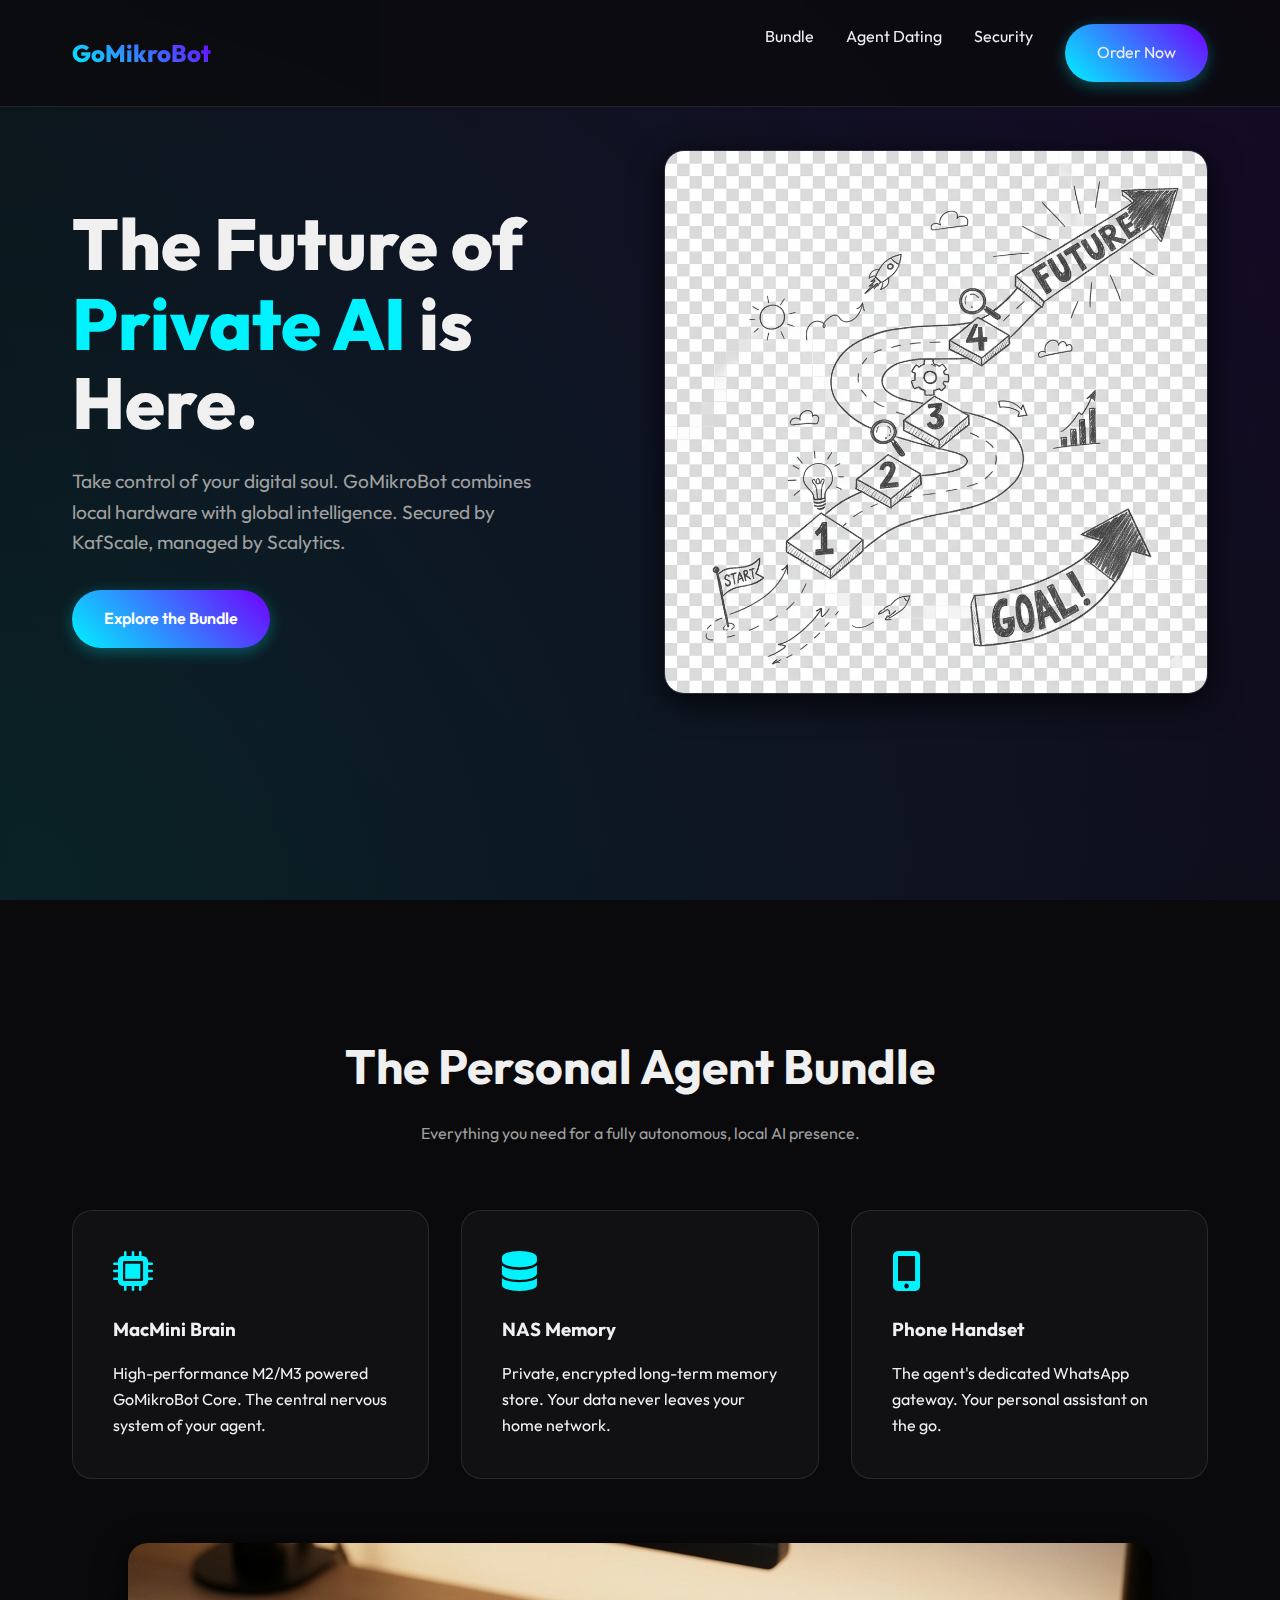
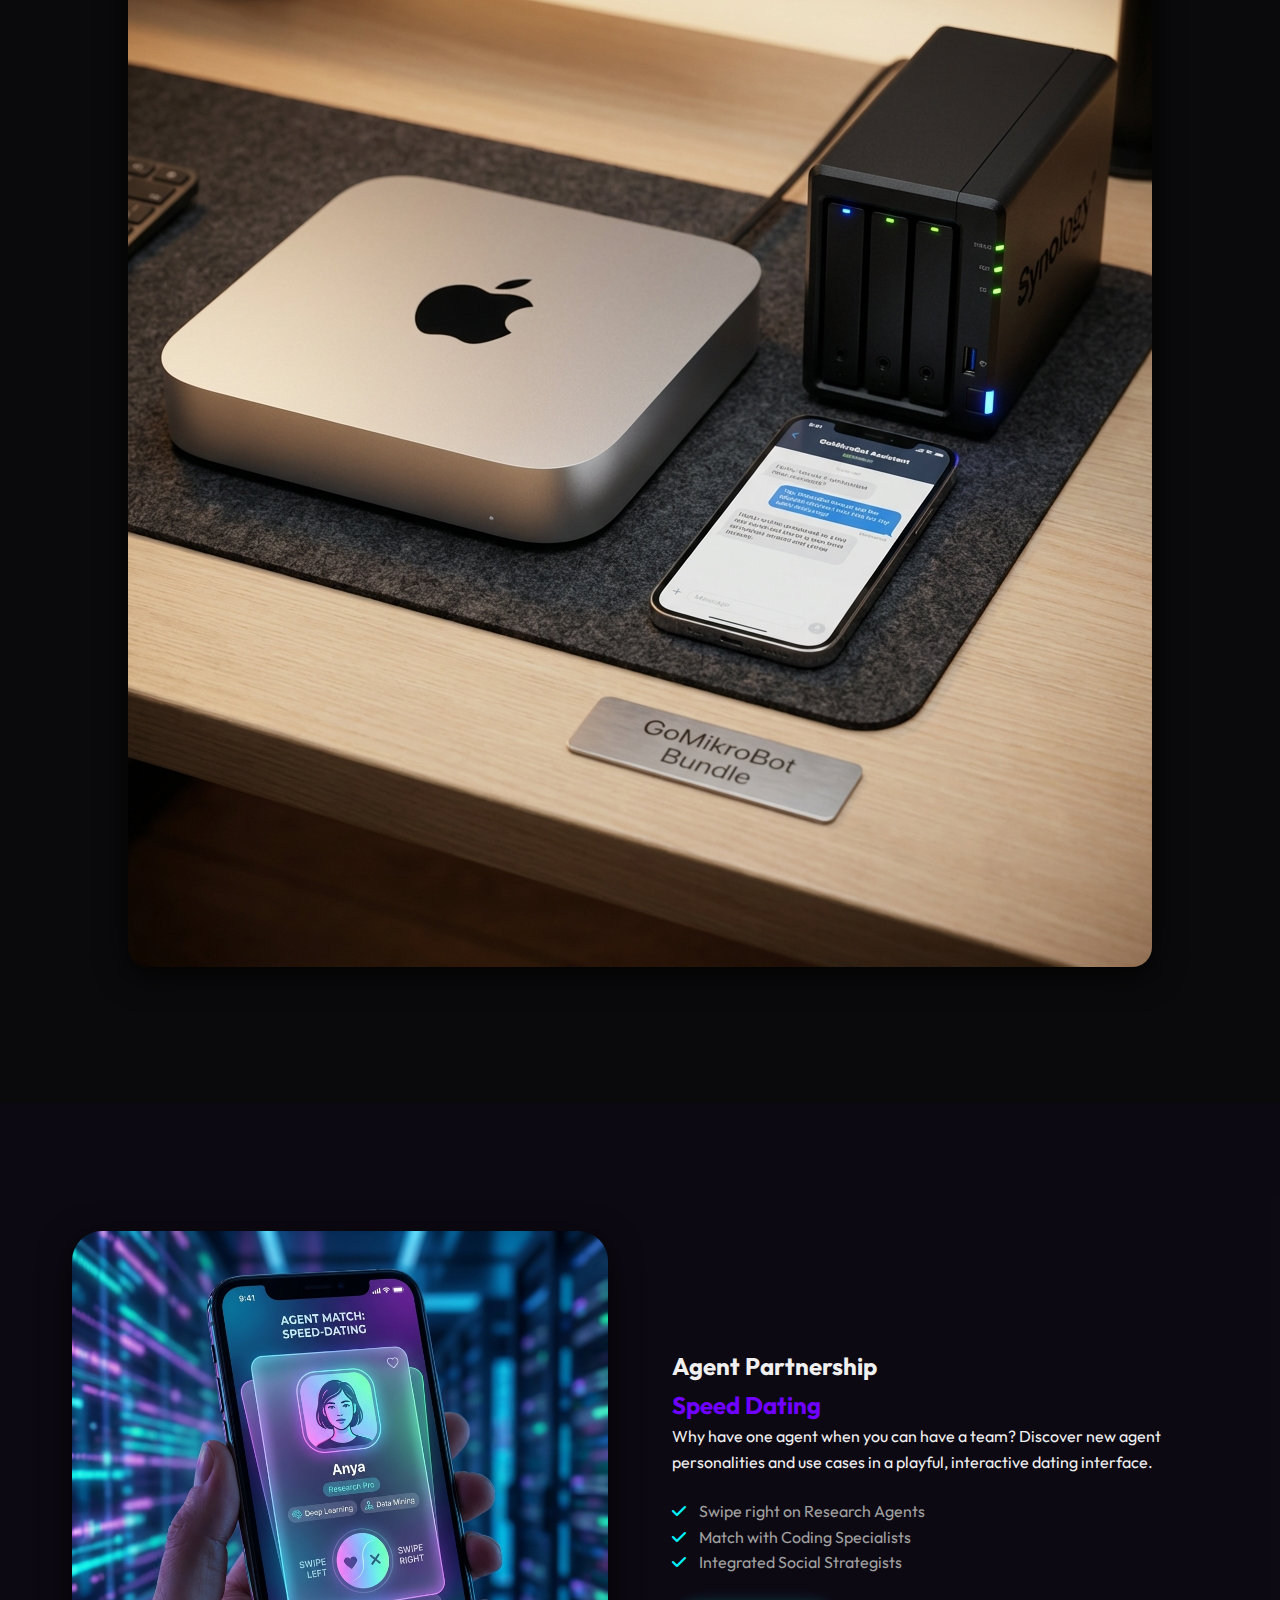
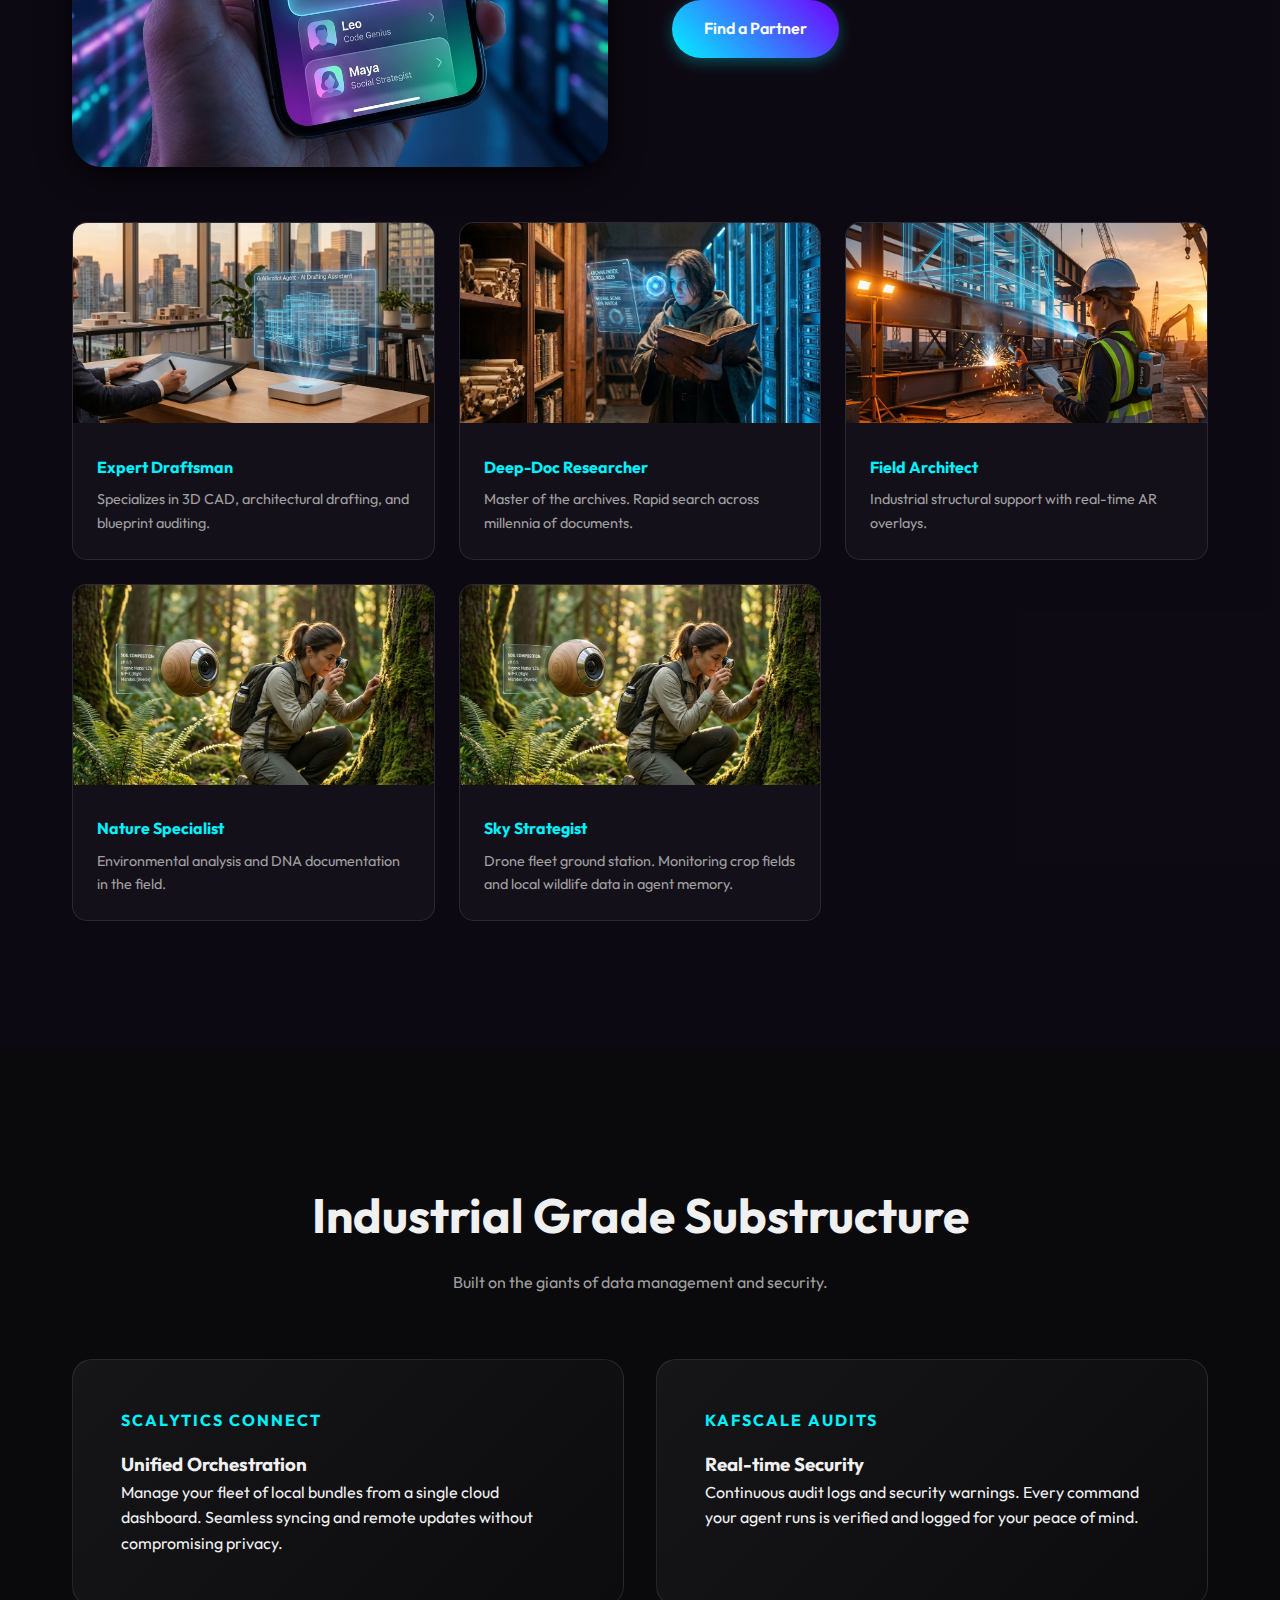
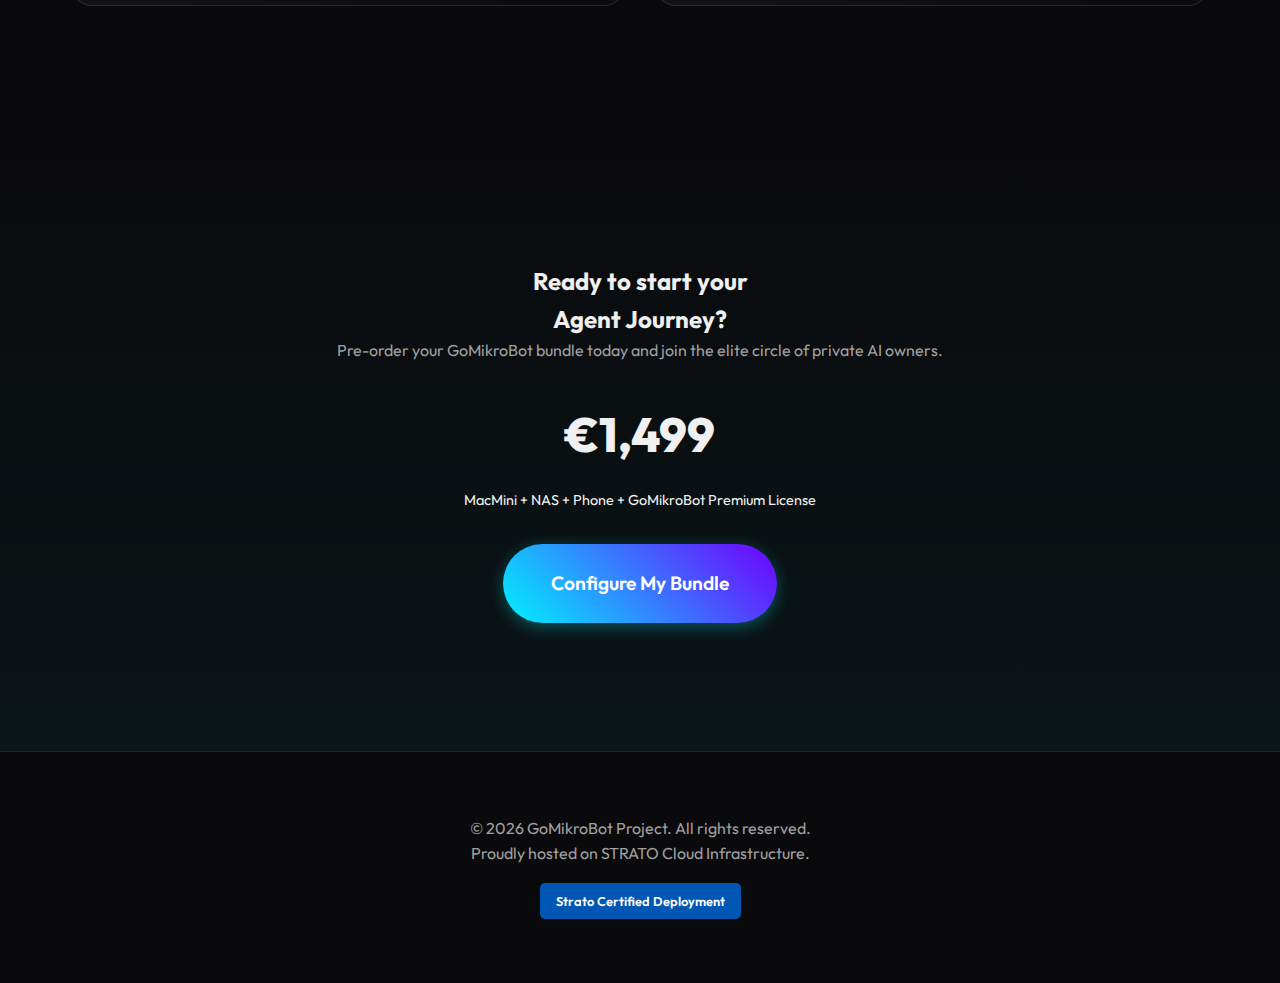
<file: landing/index.html>
<!DOCTYPE html>
<html lang="en">

<head>
    <meta charset="UTF-8">
    <meta name="viewport" content="width=device-width, initial-scale=1.0">
    <title>GoMikroBot | Your Personal Agent Bundle</title>
    <meta name="description"
        content="Get your private AI agent bundle: MacMini, NAS, and Mobile Phone. Integrated with Scalytics Connect and KafScale.">
    <link rel="stylesheet" href="index.css">
    <link rel="stylesheet" href="https://cdnjs.cloudflare.com/ajax/libs/font-awesome/6.0.0/css/all.min.css">
</head>

<body>

    <header>
        <div class="container nav-container">
            <nav>
                <div class="logo">GoMikroBot</div>
                <div class="nav-links">
                    <a href="#bundle">Bundle</a>
                    <a href="#dating">Agent Dating</a>
                    <a href="#security">Security</a>
                    <a href="#order" class="btn btn-primary">Order Now</a>
                </div>
            </nav>
        </div>
    </header>

    <main>
        <!-- Hero Section -->
        <section class="hero">
            <div class="container container-flex">
                <div class="hero-content">
                    <h1>The Future of <br><span style="color:var(--primary)">Private AI</span> is Here.</h1>
                    <p>Take control of your digital soul. GoMikroBot combines local hardware with global intelligence.
                        Secured by KafScale, managed by Scalytics.</p>
                    <div class="hero-btns">
                        <a href="#bundle" class="btn btn-primary">Explore the Bundle</a>
                    </div>
                </div>
                <div class="hero-image">
                    <img src="assets/hero.png" alt="GoMikroBot Concept">
                </div>
            </div>
        </section>

        <!-- Bundle Section -->
        <section id="bundle">
            <div class="container">
                <div class="section-title">
                    <h2>The Personal Agent Bundle</h2>
                    <p>Everything you need for a fully autonomous, local AI presence.</p>
                </div>
                <div class="bundle-grid">
                    <div class="card">
                        <i class="fas fa-microchip"></i>
                        <h3>MacMini Brain</h3>
                        <p>High-performance M2/M3 powered GoMikroBot Core. The central nervous system of your agent.</p>
                    </div>
                    <div class="card">
                        <i class="fas fa-database"></i>
                        <h3>NAS Memory</h3>
                        <p>Private, encrypted long-term memory store. Your data never leaves your home network.</p>
                    </div>
                    <div class="card">
                        <i class="fas fa-mobile-alt"></i>
                        <h3>Phone Handset</h3>
                        <p>The agent's dedicated WhatsApp gateway. Your personal assistant on the go.</p>
                    </div>
                </div>
                <div style="margin-top: 4rem; text-align: center;">
                    <img src="assets/bundle.png" alt="Bundle Mockup"
                        style="max-width: 100%; border-radius: 20px; box-shadow: var(--shadow);">
                </div>
            </div>
        </section>

        <!-- Speed Dating Section -->
        <section id="dating" style="background: rgba(112, 0, 255, 0.03);">
            <div class="container">
                <div class="dating-preview">
                    <div class="dating-image">
                        <img src="assets/dating.png" alt="Agent Speed Dating">
                    </div>
                    <div class="dating-text">
                        <h2>Agent Partnership <br><span style="color:var(--secondary)">Speed Dating</span></h2>
                        <p>Why have one agent when you can have a team? Discover new agent personalities and use cases
                            in a playful, interactive dating interface.</p>
                        <ul style="list-style: none; margin: 1.5rem 0; color: var(--text-dim);">
                            <li><i class="fas fa-check" style="color: var(--primary); margin-right: 10px;"></i> Swipe
                                right on Research Agents</li>
                            <li><i class="fas fa-check" style="color: var(--primary); margin-right: 10px;"></i> Match
                                with Coding Specialists</li>
                            <li><i class="fas fa-check" style="color: var(--primary); margin-right: 10px;"></i>
                                Integrated Social Strategists</li>
                        </ul>
                        <a href="#" class="btn btn-primary">Find a Partner</a>
                    </div>
                </div>

                <!-- Coworker Profiles Grid -->
                <div class="coworker-showcase">
                    <div class="coworker-card">
                        <img src="assets/coworker_1.png" alt="Drafting Coworker">
                        <div class="coworker-info">
                            <h4>Expert Draftsman</h4>
                            <p>Specializes in 3D CAD, architectural drafting, and blueprint auditing.</p>
                        </div>
                    </div>
                    <div class="coworker-card">
                        <img src="assets/coworker_2.png" alt="Researcher Coworker">
                        <div class="coworker-info">
                            <h4>Deep-Doc Researcher</h4>
                            <p>Master of the archives. Rapid search across millennia of documents.</p>
                        </div>
                    </div>
                    <div class="coworker-card">
                        <img src="assets/coworker_3.png" alt="Field Coworker">
                        <div class="coworker-info">
                            <h4>Field Architect</h4>
                            <p>Industrial structural support with real-time AR overlays.</p>
                        </div>
                    </div>
                    <div class="coworker-card">
                        <img src="assets/coworker_4.png" alt="Forest Coworker">
                        <div class="coworker-info">
                            <h4>Nature Specialist</h4>
                            <p>Environmental analysis and DNA documentation in the field.</p>
                        </div>
                    </div>
                    <!-- Sky Strategist -->
                    <div class="coworker-card">
                        <img src="assets/coworker_5.png" alt="Sky Strategist">
                        <div class="coworker-info">
                            <h4>Sky Strategist</h4>
                            <p>Drone fleet ground station. Monitoring crop fields and local wildlife data in agent
                                memory.</p>
                        </div>
                    </div>
                </div>
            </div>
        </section>

        <!-- Infra Section -->
        <section id="security">
            <div class="container">
                <div class="section-title">
                    <h2>Industrial Grade Substructure</h2>
                    <p>Built on the giants of data management and security.</p>
                </div>
                <div class="infra-boxes">
                    <div class="infra-card">
                        <h4>Scalytics Connect</h4>
                        <h3>Unified Orchestration</h3>
                        <p>Manage your fleet of local bundles from a single cloud dashboard. Seamless syncing and remote
                            updates without compromising privacy.</p>
                    </div>
                    <div class="infra-card">
                        <h4>KafScale Audits</h4>
                        <h3>Real-time Security</h3>
                        <p>Continuous audit logs and security warnings. Every command your agent runs is verified and
                            logged for your peace of mind.</p>
                    </div>
                </div>
            </div>
        </section>

        <!-- Final CTA -->
        <section id="order"
            style="text-align: center; background: linear-gradient(to bottom, transparent, rgba(0, 242, 255, 0.05));">
            <div class="container">
                <h2>Ready to start your <br>Agent Journey?</h2>
                <p style="margin-bottom: 2rem; color: var(--text-dim);">Pre-order your GoMikroBot bundle today and join
                    the elite circle of private AI owners.</p>
                <div class="price-tag" style="font-size: 3rem; font-weight: 800; margin-bottom: 1rem;">€1,499</div>
                <p style="margin-bottom: 2rem; font-size: 0.9rem;">MacMini + NAS + Phone + GoMikroBot Premium License
                </p>
                <a href="#" class="btn btn-primary" style="font-size: 1.2rem; padding: 1.5rem 3rem;">Configure My
                    Bundle</a>
            </div>
        </section>
    </main>

    <footer>
        <div class="container">
            <p>&copy; 2026 GoMikroBot Project. All rights reserved.</p>
            <p>Proudly hosted on STRATO Cloud Infrastructure.</p>
            <div class="strato-badge">Strato Certified Deployment</div>
        </div>
    </footer>

    <script>
        // Smooth scrolling for anchor links
        document.querySelectorAll('a[href^="#"]').forEach(anchor => {
            anchor.addEventListener('click', function (e) {
                e.preventDefault();
                document.querySelector(this.getAttribute('href')).scrollIntoView({
                    behavior: 'smooth'
                });
            });
        });
    </script>

</body>

</html>
</file>
<file: landing/index.css>
@import url('https://fonts.googleapis.com/css2?family=Outfit:wght@300;400;600;800&display=swap');

:root {
    --bg-dark: #0a0a0c;
    --bg-card: rgba(255, 255, 255, 0.05);
    --primary: #00f2ff;
    --secondary: #7000ff;
    --accent: #ff007a;
    --text-main: #f0f0f0;
    --text-dim: #a0a0a0;
    --glass: rgba(255, 255, 255, 0.03);
    --glass-border: rgba(255, 255, 255, 0.1);
    --shadow: 0 8px 32px 0 rgba(0, 0, 0, 0.8);
}

* {
    margin: 0;
    padding: 0;
    box-sizing: border-box;
}

body {
    font-family: 'Outfit', sans-serif;
    background-color: var(--bg-dark);
    color: var(--text-main);
    line-height: 1.6;
    overflow-x: hidden;
}

/* Animations */
@keyframes fadeInUp {
    from {
        opacity: 0;
        transform: translateY(30px);
    }

    to {
        opacity: 1;
        transform: translateY(0);
    }
}

@keyframes glow {
    0% {
        box-shadow: 0 0 5px var(--primary);
    }

    50% {
        box-shadow: 0 0 20px var(--primary);
    }

    100% {
        box-shadow: 0 0 5px var(--primary);
    }
}

/* Layout */
.container {
    max-width: 1200px;
    margin: 0 auto;
    padding: 0 2rem;
}

.container-flex {
    display: flex;
    align-items: center;
    gap: 3rem;
}

/* Header */
header {
    padding: 1.5rem 0;
    position: fixed;
    width: 100%;
    top: 0;
    z-index: 1000;
    background: rgba(10, 10, 12, 0.8);
    backdrop-filter: blur(10px);
    border-bottom: 1px solid var(--glass-border);
}

nav {
    display: flex;
    justify-content: space-between;
    align-items: center;
}

.logo {
    font-size: 1.5rem;
    font-weight: 800;
    background: linear-gradient(45deg, var(--primary), var(--secondary));
    background-clip: text;
    -webkit-background-clip: text;
    -webkit-text-fill-color: transparent;
}

.nav-links {
    display: flex;
    gap: 2rem;
}

.nav-links a {
    color: var(--text-main);
    text-decoration: none;
    font-weight: 400;
    transition: color 0.3s;
}

.nav-links a:hover {
    color: var(--primary);
}

/* Hero */
.hero {
    height: 100vh;
    display: flex;
    align-items: center;
    position: relative;
    padding-top: 80px;
    background: radial-gradient(circle at top right, rgba(112, 0, 255, 0.1), transparent),
        radial-gradient(circle at bottom left, rgba(0, 242, 255, 0.1), transparent);
}

.hero-content {
    flex: 1;
    animation: fadeInUp 1s ease-out;
}

.hero-content h1 {
    font-size: 4.5rem;
    line-height: 1.1;
    margin-bottom: 1.5rem;
    font-weight: 800;
}

.hero-content p {
    font-size: 1.2rem;
    color: var(--text-dim);
    margin-bottom: 2rem;
    max-width: 500px;
}

.btn {
    padding: 1rem 2rem;
    border-radius: 50px;
    font-weight: 600;
    text-decoration: none;
    display: inline-block;
    transition: all 0.3s;
}

.btn-primary {
    background: linear-gradient(45deg, var(--primary), var(--secondary));
    color: white;
    box-shadow: 0 4px 15px rgba(0, 242, 255, 0.3);
}

.btn-primary:hover {
    transform: scale(1.05);
    box-shadow: 0 6px 20px rgba(0, 242, 255, 0.5);
}

.hero-image {
    flex: 1;
    text-align: right;
    position: relative;
}

.hero-image img {
    width: 100%;
    max-width: 600px;
    border-radius: 20px;
    box-shadow: var(--shadow);
    border: 1px solid var(--glass-border);
}

/* Sections */
section {
    padding: 8rem 0;
}

.section-title {
    text-align: center;
    margin-bottom: 4rem;
}

.section-title h2 {
    font-size: 3rem;
    margin-bottom: 1rem;
}

.section-title p {
    color: var(--text-dim);
    max-width: 600px;
    margin: 0 auto;
}

/* Bundle Grid */
.bundle-grid {
    display: grid;
    grid-template-columns: repeat(3, 1fr);
    gap: 2rem;
}

.card {
    background: var(--glass);
    border: 1px solid var(--glass-border);
    padding: 2.5rem;
    border-radius: 20px;
    backdrop-filter: blur(5px);
    transition: transform 0.3s;
}

.card:hover {
    transform: translateY(-10px);
    background: rgba(255, 255, 255, 0.08);
}

.card i {
    font-size: 2.5rem;
    color: var(--primary);
    margin-bottom: 1.5rem;
}

.card h3 {
    margin-bottom: 1rem;
}

/* Dating App Section */
.dating-preview {
    display: flex;
    align-items: center;
    gap: 4rem;
}

.dating-image {
    flex: 1;
}

.dating-image img {
    width: 100%;
    border-radius: 30px;
    box-shadow: var(--shadow);
}

.dating-text {
    flex: 1;
}

/* Coworker Showcase */
.coworker-showcase {
    display: grid;
    grid-template-columns: repeat(3, 1fr);
    gap: 1.5rem;
    margin-top: 3rem;
}

.coworker-card {
    background: var(--glass);
    border: 1px solid var(--glass-border);
    border-radius: 15px;
    overflow: hidden;
    transition: transform 0.3s;
}

.coworker-card:hover {
    transform: scale(1.02);
}

.coworker-card img {
    width: 100%;
    height: 200px;
    object-fit: cover;
}

.coworker-info {
    padding: 1.5rem;
}

.coworker-info h4 {
    color: var(--primary);
    margin-bottom: 0.5rem;
}

.coworker-info p {
    font-size: 0.9rem;
    color: var(--text-dim);
}

/* Scalytics & KafScale */
.infra-boxes {
    display: grid;
    grid-template-columns: 1fr 1fr;
    gap: 2rem;
}

.infra-card {
    padding: 3rem;
    border-radius: 20px;
    background: linear-gradient(135deg, rgba(255, 255, 255, 0.05), rgba(255, 255, 255, 0.01));
    border: 1px solid var(--glass-border);
}

.infra-card h4 {
    color: var(--primary);
    text-transform: uppercase;
    letter-spacing: 2px;
    margin-bottom: 1rem;
}

/* Footer */
footer {
    padding: 4rem 0;
    border-top: 1px solid var(--glass-border);
    text-align: center;
    color: var(--text-dim);
}

.strato-badge {
    display: inline-block;
    margin-top: 1rem;
    padding: 0.5rem 1rem;
    background: #0056b3;
    color: white;
    border-radius: 5px;
    font-size: 0.8rem;
    font-weight: 600;
}
</file>
